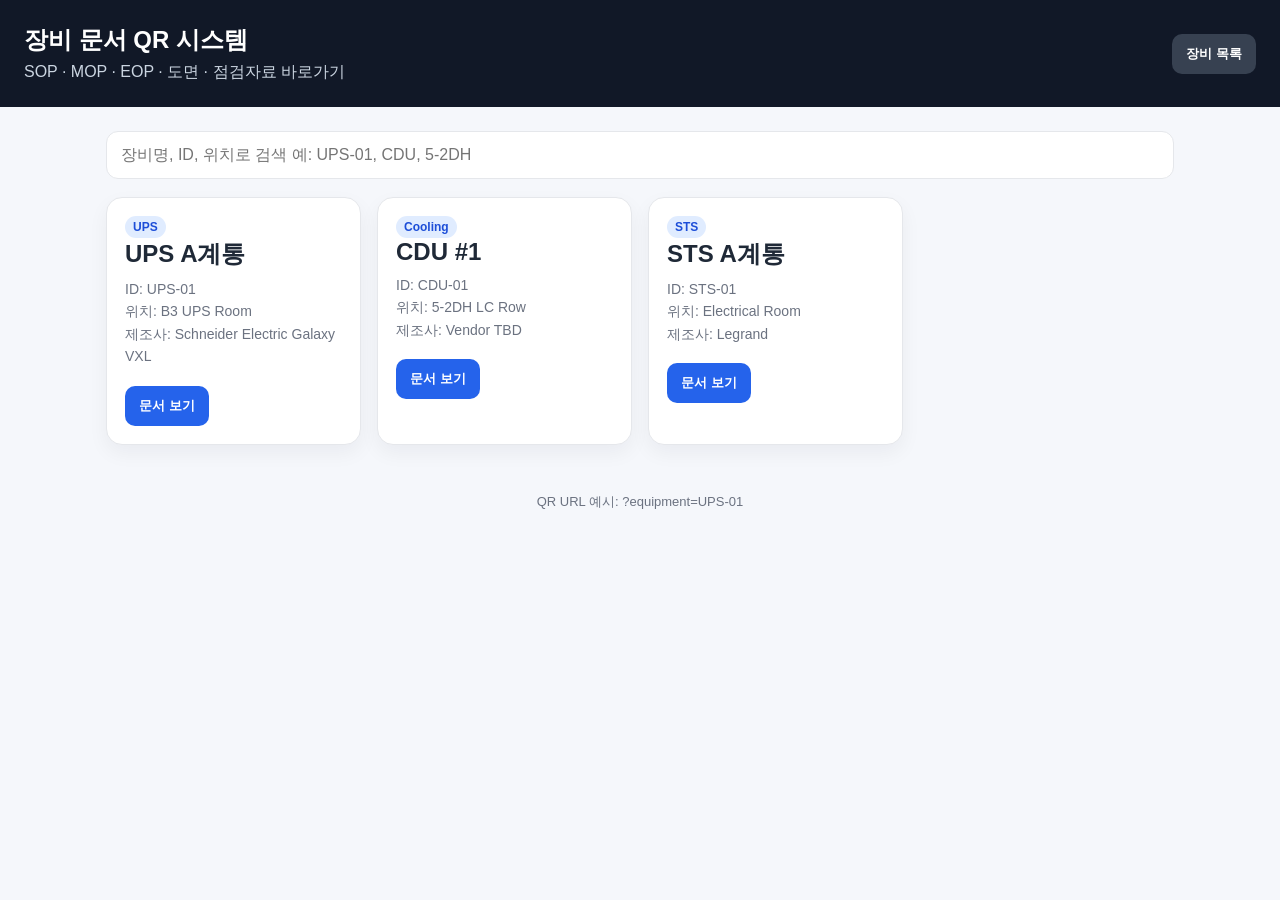
<file: index.html>
<!doctype html>
<html lang="ko">
<head>
  <meta charset="UTF-8" />
  <meta name="viewport" content="width=device-width, initial-scale=1.0" />
  <title>장비 SOP/MOP/EOP QR 문서함</title>
  <link rel="stylesheet" href="styles.css" />
</head>
<body>
  <header class="topbar">
    <div>
      <h1>장비 문서 QR 시스템</h1>
      <p>SOP · MOP · EOP · 도면 · 점검자료 바로가기</p>
    </div>
    <button id="homeBtn">장비 목록</button>
  </header>

  <main id="app"></main>

  <footer>
    <span>QR URL 예시: ?equipment=UPS-01</span>
  </footer>

  <script src="app.js"></script>
</body>
</html>
</file>
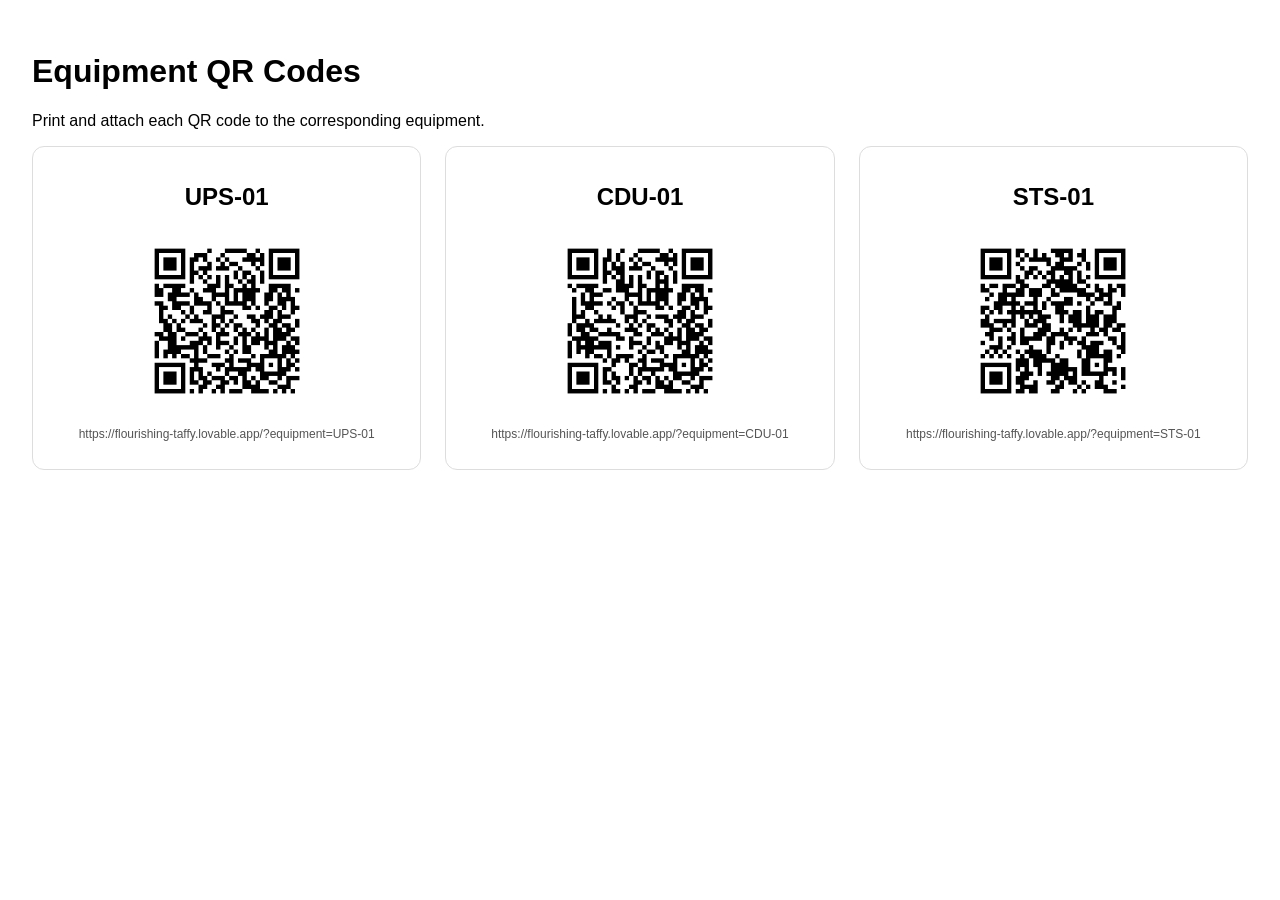
<file: qr-codes.html>
<!doctype html>
<html lang="ko"><head><meta charset="utf-8"><meta name="viewport" content="width=device-width, initial-scale=1">
<title>Equipment QR Codes</title>
<style>body{font-family:Arial,sans-serif;padding:24px}.grid{display:grid;grid-template-columns:repeat(auto-fit,minmax(220px,1fr));gap:24px}.card{border:1px solid #ddd;border-radius:12px;padding:16px;text-align:center}img{width:180px;height:180px}.url{font-size:12px;word-break:break-all;color:#555}@media print{.card{break-inside:avoid}}</style></head><body>
<h1>Equipment QR Codes</h1><p>Print and attach each QR code to the corresponding equipment.</p><div class="grid">
<div class="card"><h2>UPS-01</h2><img src="qr-codes/UPS-01_QR.png" alt="UPS-01 QR"><p class="url">https://flourishing-taffy.lovable.app/?equipment=UPS-01</p></div>
<div class="card"><h2>CDU-01</h2><img src="qr-codes/CDU-01_QR.png" alt="CDU-01 QR"><p class="url">https://flourishing-taffy.lovable.app/?equipment=CDU-01</p></div>
<div class="card"><h2>STS-01</h2><img src="qr-codes/STS-01_QR.png" alt="STS-01 QR"><p class="url">https://flourishing-taffy.lovable.app/?equipment=STS-01</p></div>
</div></body></html>
</file>
<file: styles.css>
:root {
  --bg: #f5f7fb;
  --card: #ffffff;
  --text: #1f2937;
  --muted: #6b7280;
  --line: #e5e7eb;
  --accent: #2563eb;
  --danger: #dc2626;
}

* { box-sizing: border-box; }
body {
  margin: 0;
  font-family: Arial, 'Noto Sans KR', sans-serif;
  background: var(--bg);
  color: var(--text);
}
.topbar {
  display: flex;
  justify-content: space-between;
  gap: 16px;
  align-items: center;
  padding: 24px;
  background: #111827;
  color: white;
}
.topbar h1 { margin: 0 0 6px; font-size: 24px; }
.topbar p { margin: 0; color: #cbd5e1; }
button, .btn {
  border: 0;
  border-radius: 10px;
  padding: 11px 14px;
  background: var(--accent);
  color: white;
  font-weight: 700;
  cursor: pointer;
  text-decoration: none;
  display: inline-block;
}
#homeBtn { background: #374151; }
main { max-width: 1100px; margin: 24px auto; padding: 0 16px; }
.search { width: 100%; padding: 14px; border: 1px solid var(--line); border-radius: 12px; font-size: 16px; margin-bottom: 18px; }
.grid { display: grid; grid-template-columns: repeat(auto-fill, minmax(250px, 1fr)); gap: 16px; }
.card {
  background: var(--card);
  border: 1px solid var(--line);
  border-radius: 16px;
  padding: 18px;
  box-shadow: 0 8px 20px rgba(15,23,42,.05);
}
.card h2, .card h3 { margin: 0 0 8px; }
.meta { color: var(--muted); font-size: 14px; line-height: 1.6; }
.badge { display: inline-block; padding: 4px 8px; background: #e0ecff; color: #1d4ed8; border-radius: 999px; font-size: 12px; font-weight: 700; }
.doc-list { display: grid; gap: 10px; margin-top: 16px; }
.doc {
  display: flex;
  justify-content: space-between;
  gap: 12px;
  align-items: center;
  border: 1px solid var(--line);
  border-radius: 12px;
  padding: 12px;
  background: #fafafa;
}
.doc strong { display: block; }
.doc span { color: var(--muted); font-size: 13px; }
.qrbox {
  margin-top: 16px;
  padding: 14px;
  border-radius: 12px;
  background: #f9fafb;
  border: 1px dashed #cbd5e1;
  word-break: break-all;
}
.warning { color: var(--danger); font-weight: 700; }
footer { text-align: center; color: var(--muted); padding: 24px; font-size: 13px; }
@media (max-width: 640px) {
  .topbar { flex-direction: column; align-items: flex-start; }
  .doc { flex-direction: column; align-items: flex-start; }
}
</file>
